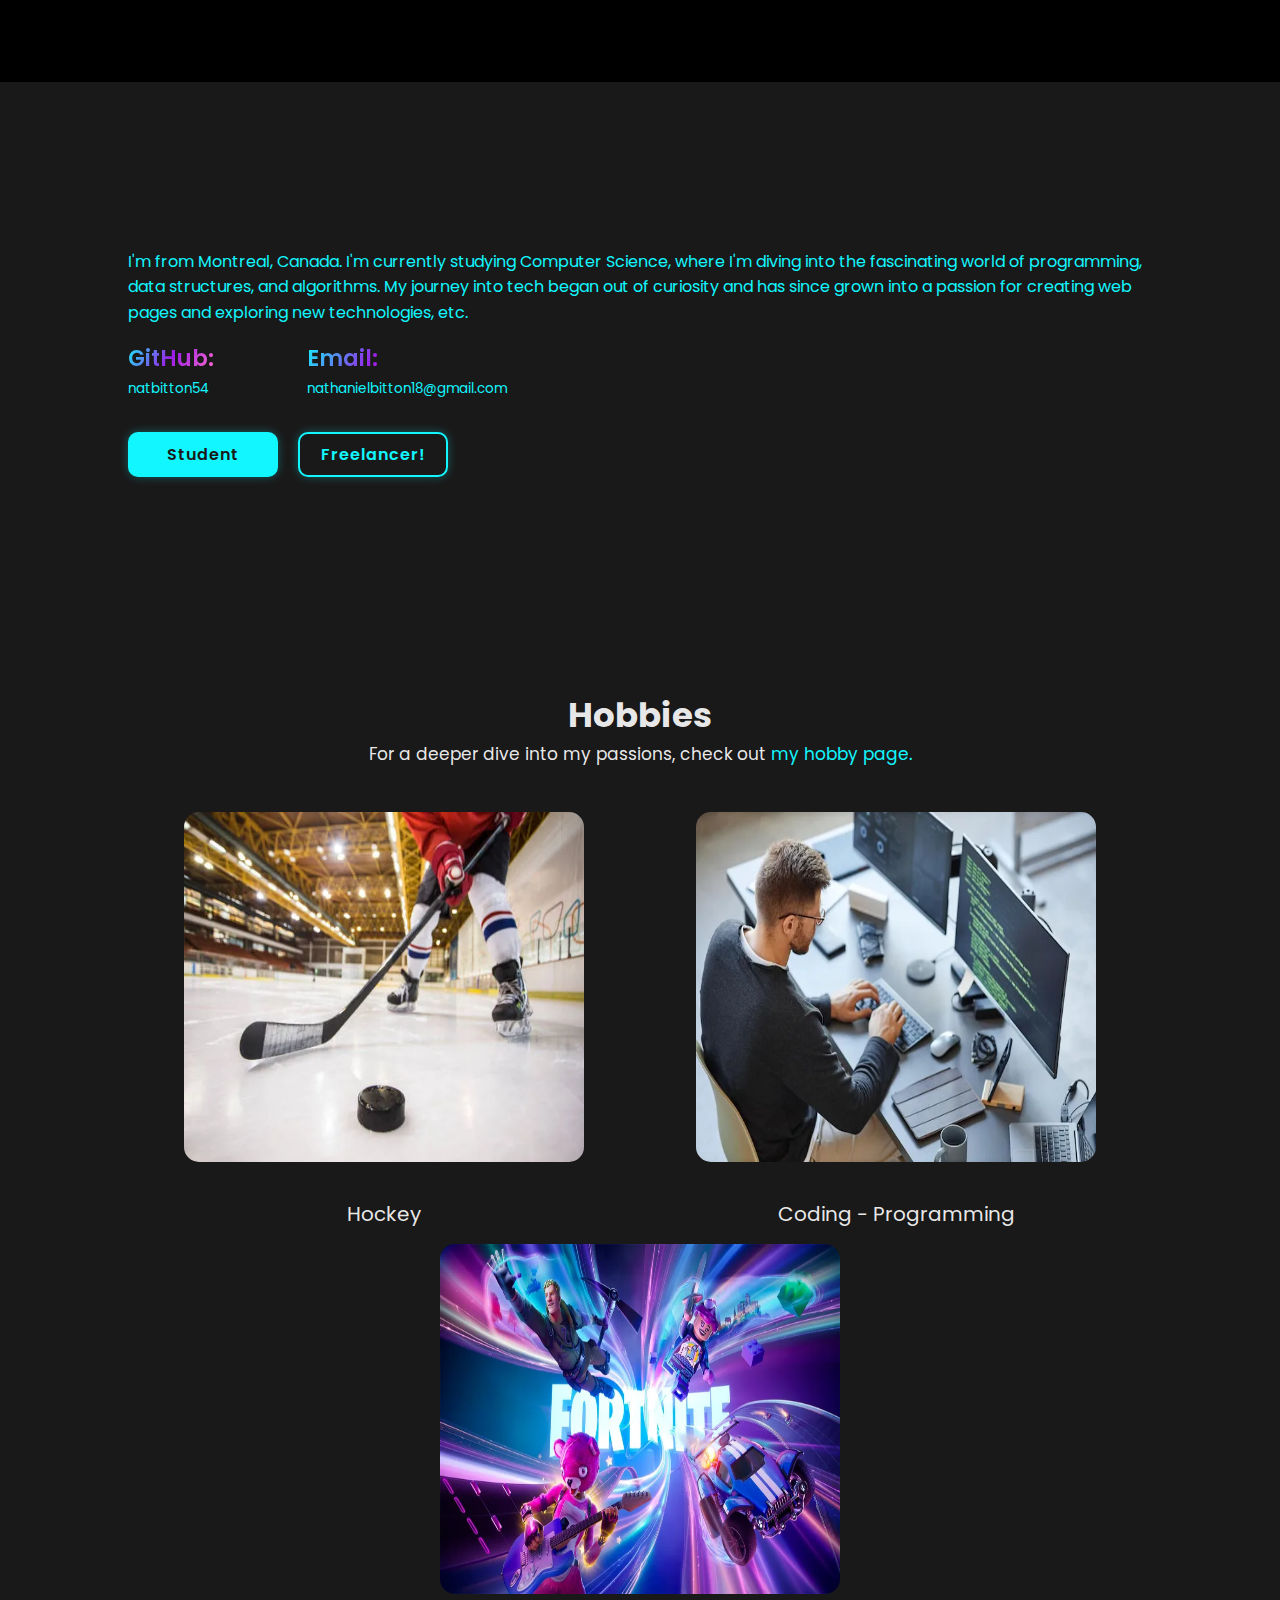
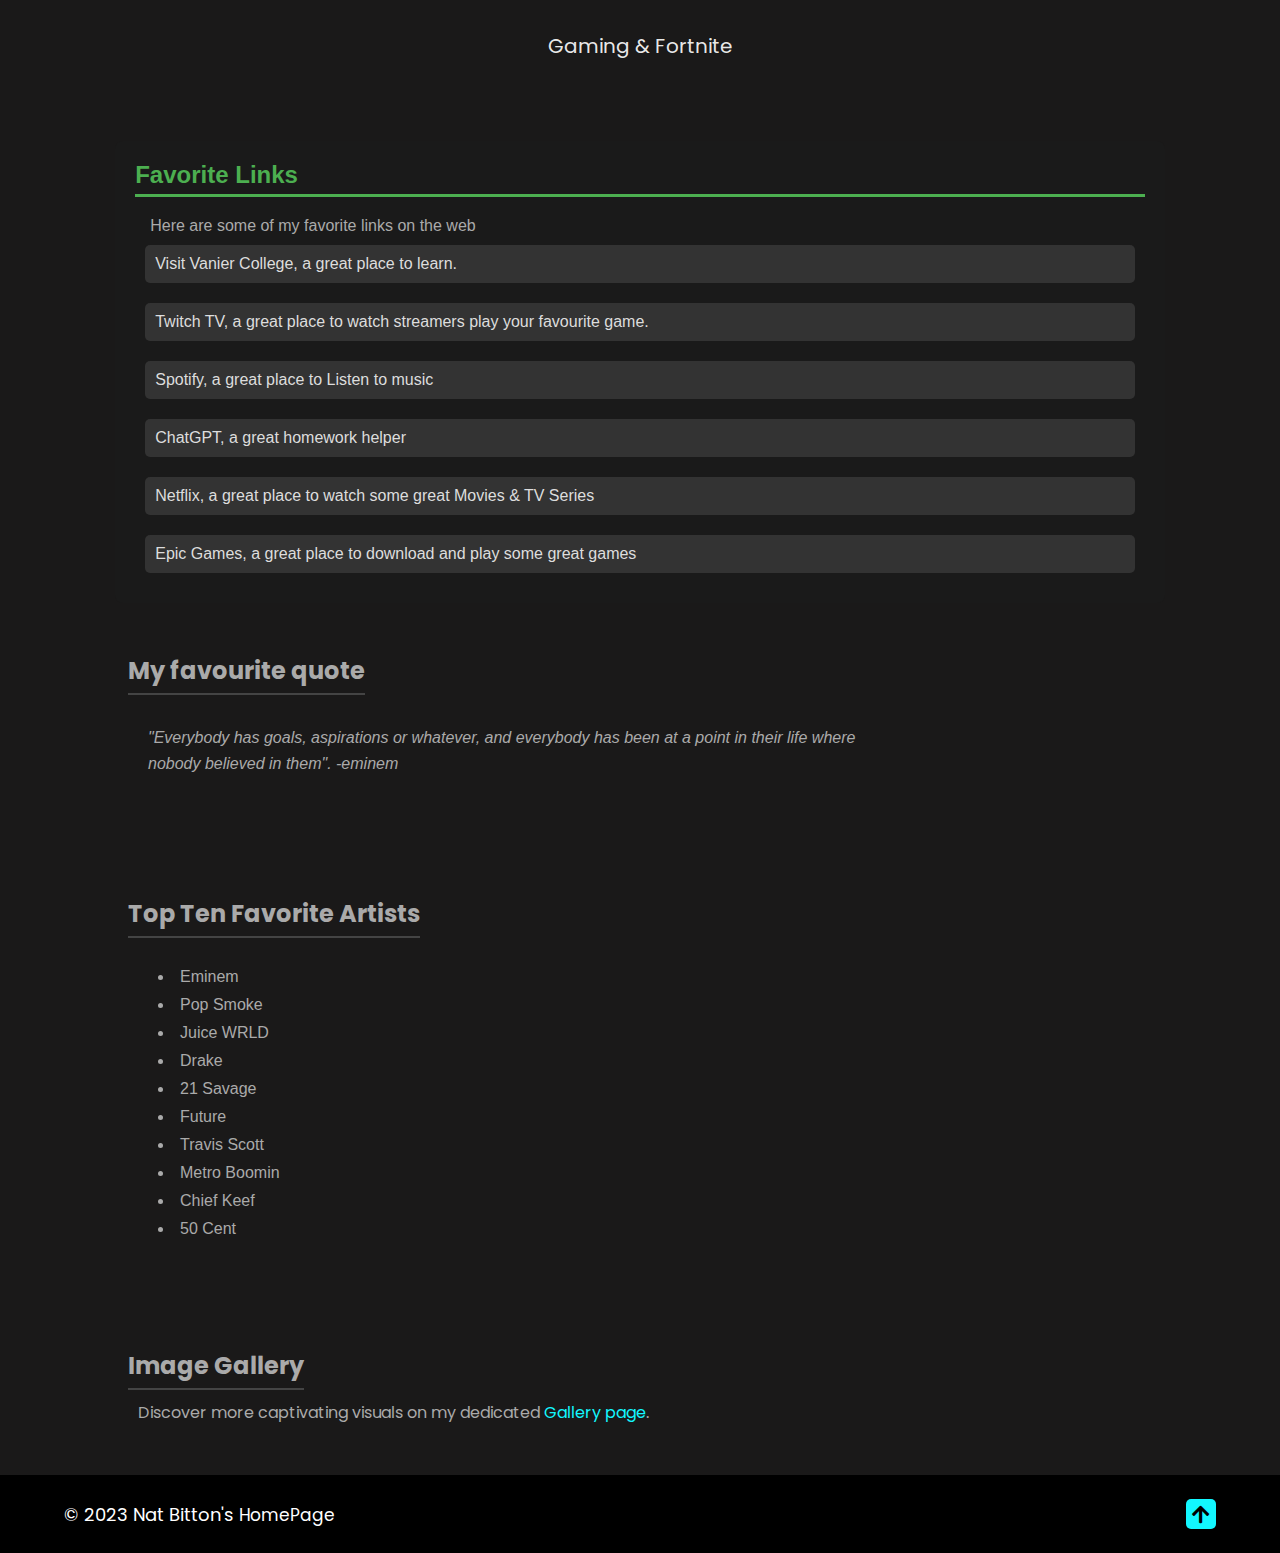
<file: index.html>
<!DOCTYPE html>
<html lang="en">

<head>
    <meta charset="UTF-8">
    <meta name="viewport" content="width=device-width, initial-scale=1.0">
    <title>Nat Bitton's Homepage</title>
    <link rel="stylesheet" href="styles.css">
    <link  rel="icon" type="image/png" sizes="128x128" href="./img/fav-icon.jpg">
    <link rel="stylesheet" href="https://cdnjs.cloudflare.com/ajax/libs/font-awesome/5.15.4/css/all.min.css">
    <!-- -------------------------------------------------------
     Assignment 1
     Written by: Your Name (6205857)
     For “Internet Programming” Section 00001 – Fall 2023
     -------------------------------------------------------- -->
</head>

<body>
    <!-- navigation bar -->
    <header>
        <!-- Logo and home link -->
        <div class="logo">
            <h1><a href="/index.html">Nat Bitton</a></h1>
        </div>
        <!-- Navigation menu -->
        <nav class="nav">
            <ul class="navlist">
                <li><a href="index.html">Home</a></li>
                <li><a href="#hobbies">Hobbies</a></li>
                <li><a href="#favorite-links">Links</a></li>
                <li><a href="#quote">Quote</a></li>
                <li><a href="#top-ten-list">Artists</a></li>
                <li><a href="#top-ten-list">Gallery</a></li>
            </ul>
        </nav>
    </header>

    <!-- Main content area -->
    <main>
        <!-- Personal information section -->
        <section id="personal-info">
            <div class="personal-info-content">
                <h1 class="logo">
                    Hello! My name is Nat Bitton
                </h1>
                <div class="personal-info-text">
                    <h3 class="logo">And I'm a self taught Frontend Developer</h3>
                </div>
                <p class="personal-info-desc">
                    I'm from Montreal, Canada. I'm currently studying Computer Science,
                    where I'm
                    diving into the fascinating world of programming, data structures, and algorithms. My journey into
                    tech
                    began out of
                    curiosity and has since grown into a passion for creating web pages and exploring new technologies,
                    etc.
                </p>
                <div class="info-box">
                    <div class="github-info">
                        <h5>GitHub: </h5>
                        <span><a href="https://github.com/natbitton54" target="_blank">natbitton54</a></span>
                    </div>

                    <div class="email-info">
                        <h5>Email: </h5>
                        <span>
                            <a href="https://mail.google.com/mail/?view=cm&fs=1&to=nathanielbitton16@gmail.com"
                                target="_blank">nathanielbitton18@gmail.com</a>
                        </span>
                    </div>
                </div>

                <div class="btn-boxs">
                    <a href="https://www.vaniercollege.qc.ca/computer-science-technology/" target="_blank"
                        class="btn ">Student</a>
                    <a href="#" class="btn" id="btn-home">Freelancer!</a>
                </div>
            </div>
            <div class="img-container">
                <img src="/img/programming-code.png" alt="programming-cs">
            </div>
        </section>

        <!-- Hobbies section with image gallery -->
        <section id="hobbies">
            <div class="hobby-conatiner">
                <h2>Hobbies</h2>
                <p>For a deeper dive into my passions, check out <a href="hobbies.html">my hobby page.</a></p>
            </div>

            <div>
                <div class="img-row">
                    <div class="img-contain">
                        <img src="./img/ice-hockey.jpg" alt="hockey" title="Hockey">
                        <p>Hockey</p>
                    </div>
                    <div class="img-contain">
                        <img src="./img/coding.jpg" alt="coding" title="Coding">
                        <p>Coding - Programming</p>
                    </div>
                    <div class="img-contain">
                        <img src="./img/fortnite.webp" alt="fortnite" title="Fortnite">
                        <p>Gaming & Fortnite</p>

                    </div>
                </div>
            </div>
        </section>

        <!-- Favorite links section -->
        <section id="favorite-links">
            <h2>Favorite Links</h2>
            <p>Here are some of my favorite links on the web</p>
            <ul>
                <a target="_blank" href="https://www.vaniercollege.qc.ca/computer-science-technology/">
                    <li>Visit Vanier College, a great place to learn.</li>
                </a>
                <a target="_blank" href="https://www.twitch.tv/">
                    <li>Twitch TV, a great place to watch streamers play your favourite game.</li>
                </a>
                <a target="_blank" href="https://open.spotify.com/?">
                    <li>Spotify, a great place to Listen to music</li>
                </a>
                <a target="_blank" href="https://chat.openai.com/">
                    <li>ChatGPT, a great homework helper</li>
                </a>
                <a target="_blank" href="https://www.netflix.com/browse">
                    <li>Netflix, a great place to watch some great Movies & TV Series</li>
                </a>
                <a target="_blank" href="https://store.epicgames.com/en-US/">
                    <li>Epic Games, a great place to download and play some great games</li>
                </a>
            </ul>
        </section>

        <!-- Favorite quote section -->
        <section id="quote">
            <h2>My favourite quote</h2>
            <blockquote>
                "Everybody has goals, aspirations or whatever, and everybody has been at a point in their life where
                <br>nobody believed in them".
                <cite>-eminem</cite>
            </blockquote>
        </section>

        <!-- Top ten favorite artists list -->
        <section id="top-ten-list">
            <h2>Top Ten Favorite Artists</h2>
            <ol class="artist-list">
                <li>Eminem</li>
                <li>Pop Smoke</li>
                <li>Juice WRLD</li>
                <li>Drake</li>
                <li>21 Savage</li>
                <li>Future</li>
                <li>Travis Scott</li>
                <li>Metro Boomin</li>
                <li>Chief Keef</li>
                <li>50 Cent</li>
            </ol>
        </section>

        <!-- Image gallery section -->
        <section id="gallerys">
            <h2>Image Gallery</h2>
            <p class="gallery-text">Discover more captivating visuals on my dedicated <a href="image-gallery.html">Gallery page</a>.</p>
        </section>
    </main>

    <!-- Footer section with copyright and back to top link -->
    <footer>
        <small>&copy; 2023 Nat Bitton's <span><a href="index.html">HomePage</a></span></small>
        <a href="index.html"><i class="fas fa-arrow-up"></i></a>
    </footer>
</body>

</html>
</file>
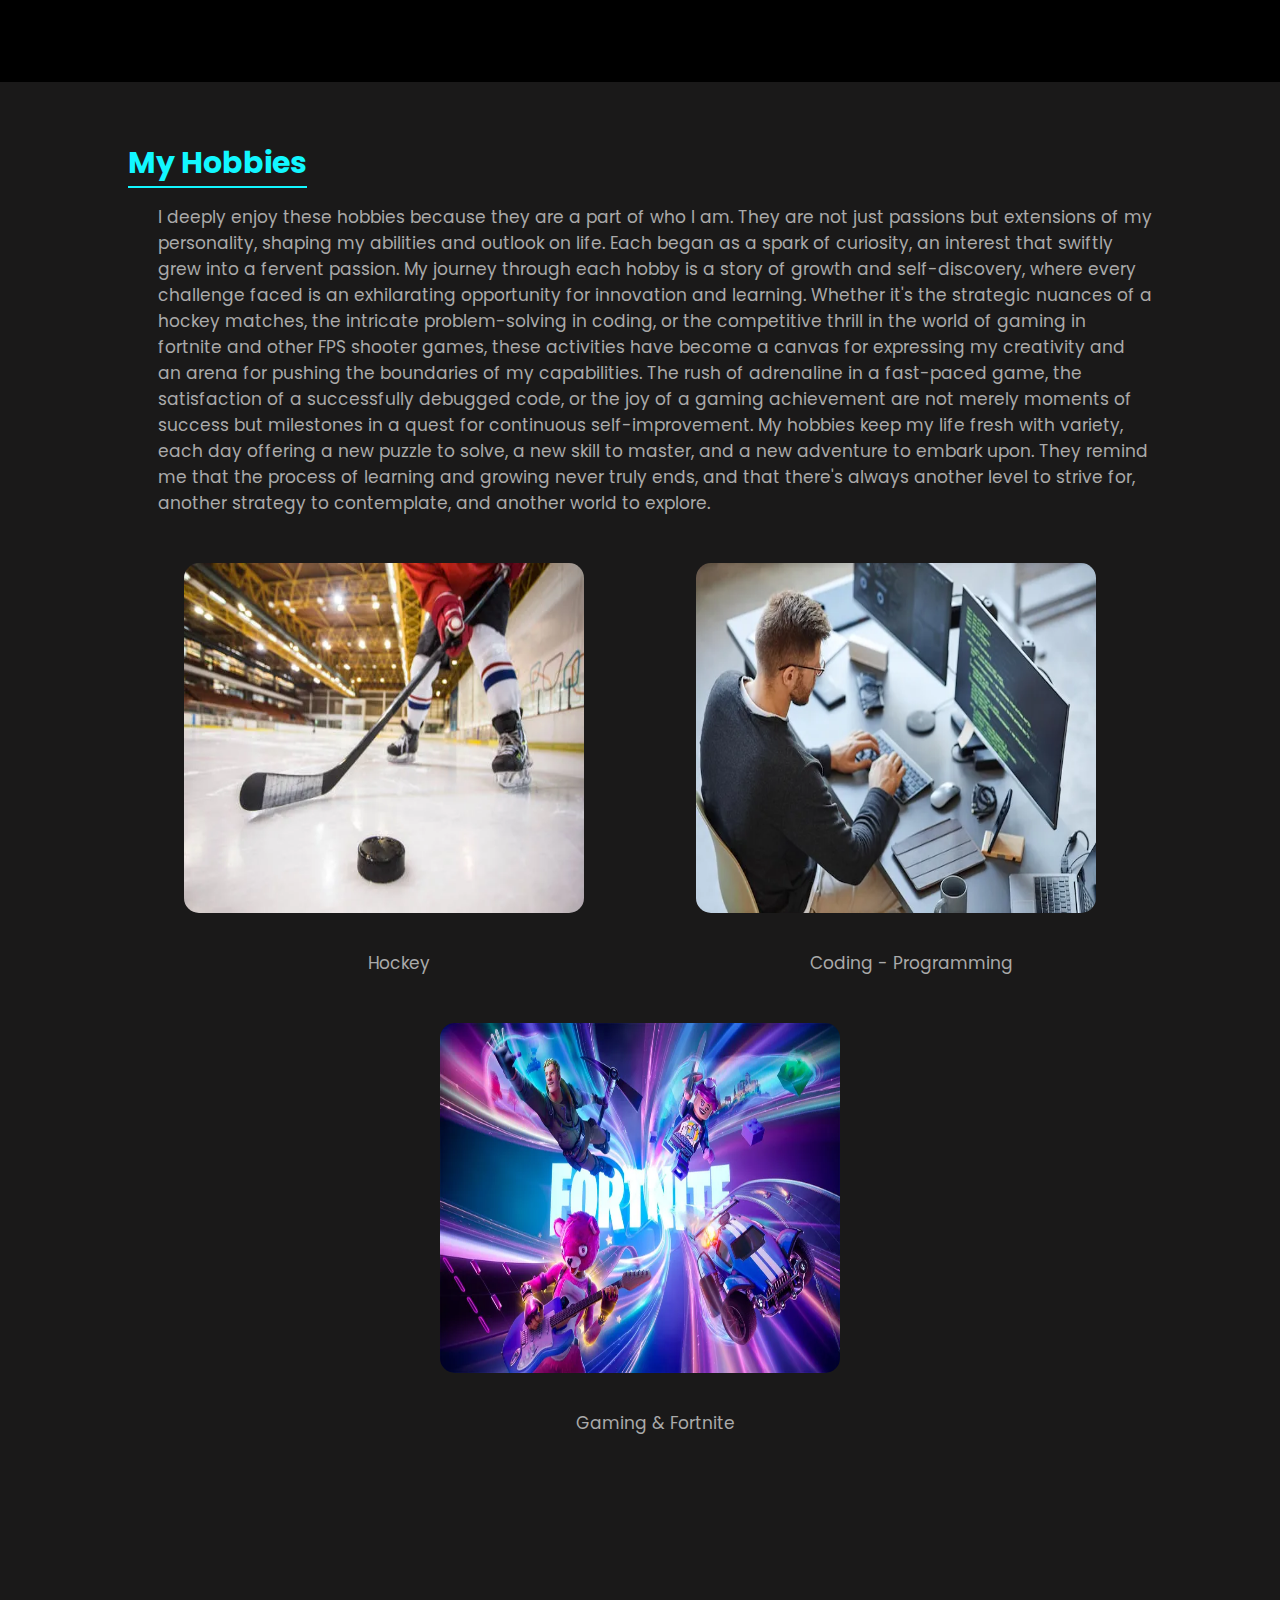
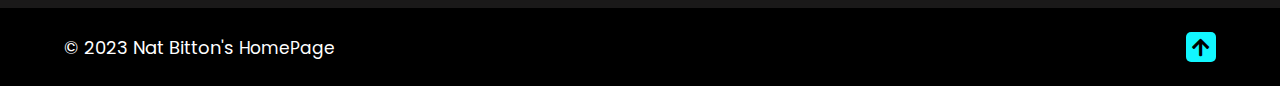
<file: hobbies.html>
<!DOCTYPE html>
<html lang="en">

<head>
    <meta charset="UTF-8">
    <meta name="viewport" content="width=device-width, initial-scale=1.0">
    <title>My Hobbies</title>
    <link rel="stylesheet" href="styles.css">
    <link rel="icon" type="image/png" sizes="128x128" href="./img/fav-icon.jpg">
    <link rel="stylesheet" href="https://cdnjs.cloudflare.com/ajax/libs/font-awesome/5.15.4/css/all.min.css">
    <!-- -------------------------------------------------------
     Assignment 1
     Written by: Your Name (Your Student ID)
     For “Internet Programming” Section XYZ – Fall 2023
     -------------------------------------------------------- -->
</head>

<body>
    <!-- navbar -->
    <header>
        <div class="logo">
            <h1><a href="/index.html">Nat Bitton</a></h1>
        </div>
        <nav>
            <ul class="navlist">
                <li><a href="index.html">Home</a></li>
                <li><a href="image-gallery.html">Gallery</a></li>
            </ul>
        </nav>
    </header>

    <!-- hobby sections information-->
    <section id="hobby">
        <h1>My Hobbies</h1>
        <p>
            I deeply enjoy these hobbies because they are a part of who I am. They are not just passions but extensions of my
            personality, shaping my abilities and outlook on life. Each began as a spark of curiosity, an interest
            that swiftly grew into a fervent passion. My journey through each hobby is a story of growth and self-discovery,
            where every challenge faced is an exhilarating opportunity for innovation and learning. Whether it's the strategic
            nuances of a hockey matches, the intricate problem-solving in coding, or the competitive thrill in the world of
            gaming in fortnite and other FPS shooter games, these activities have become a canvas for expressing my creativity
            and an arena for pushing the boundaries of my capabilities. The rush of adrenaline in a fast-paced game,
            the satisfaction of a successfully debugged code, or the joy of a gaming achievement are not merely moments of success but 
            milestones in a quest for continuous self-improvement. My hobbies keep my life fresh with variety, each day offering a new puzzle 
            to solve, a new skill to master, and a new adventure to embark upon. They remind me that the process of 
            learning and growing never truly ends, and that there's always another level to strive for, another strategy to
            contemplate, and another world to explore.
        </p>


        <div>
            <!-- hobby section images -->
            <div class="img-row">
                <div class="img-contain">
                    <img src="./img/ice-hockey.jpg" alt="hockey" title="Hockey">
                    <p>Hockey</p>
                </div>
                <div class="img-contain">
                    <img src="./img/coding.jpg" alt="coding" title="Coding">
                    <p>Coding - Programming</p>
                </div>
                <div class="img-contain">
                    <img src="./img/fortnite.webp" alt="fortnite" title="Fortnite">
                    <p>Gaming & Fortnite</p>

                </div>
            </div>
        </div>
    </section>

    <!-- hobby footer -->
    <footer class="footer-hobby">
        <small>&copy; 2023 Nat Bitton's <span><a href="index.html">HomePage</a></span></small>
        <a href="hobbies.html"><i class="fas fa-arrow-up hobby-arrow-top"></i></a>
    </footer>
</body>

</html>
</file>
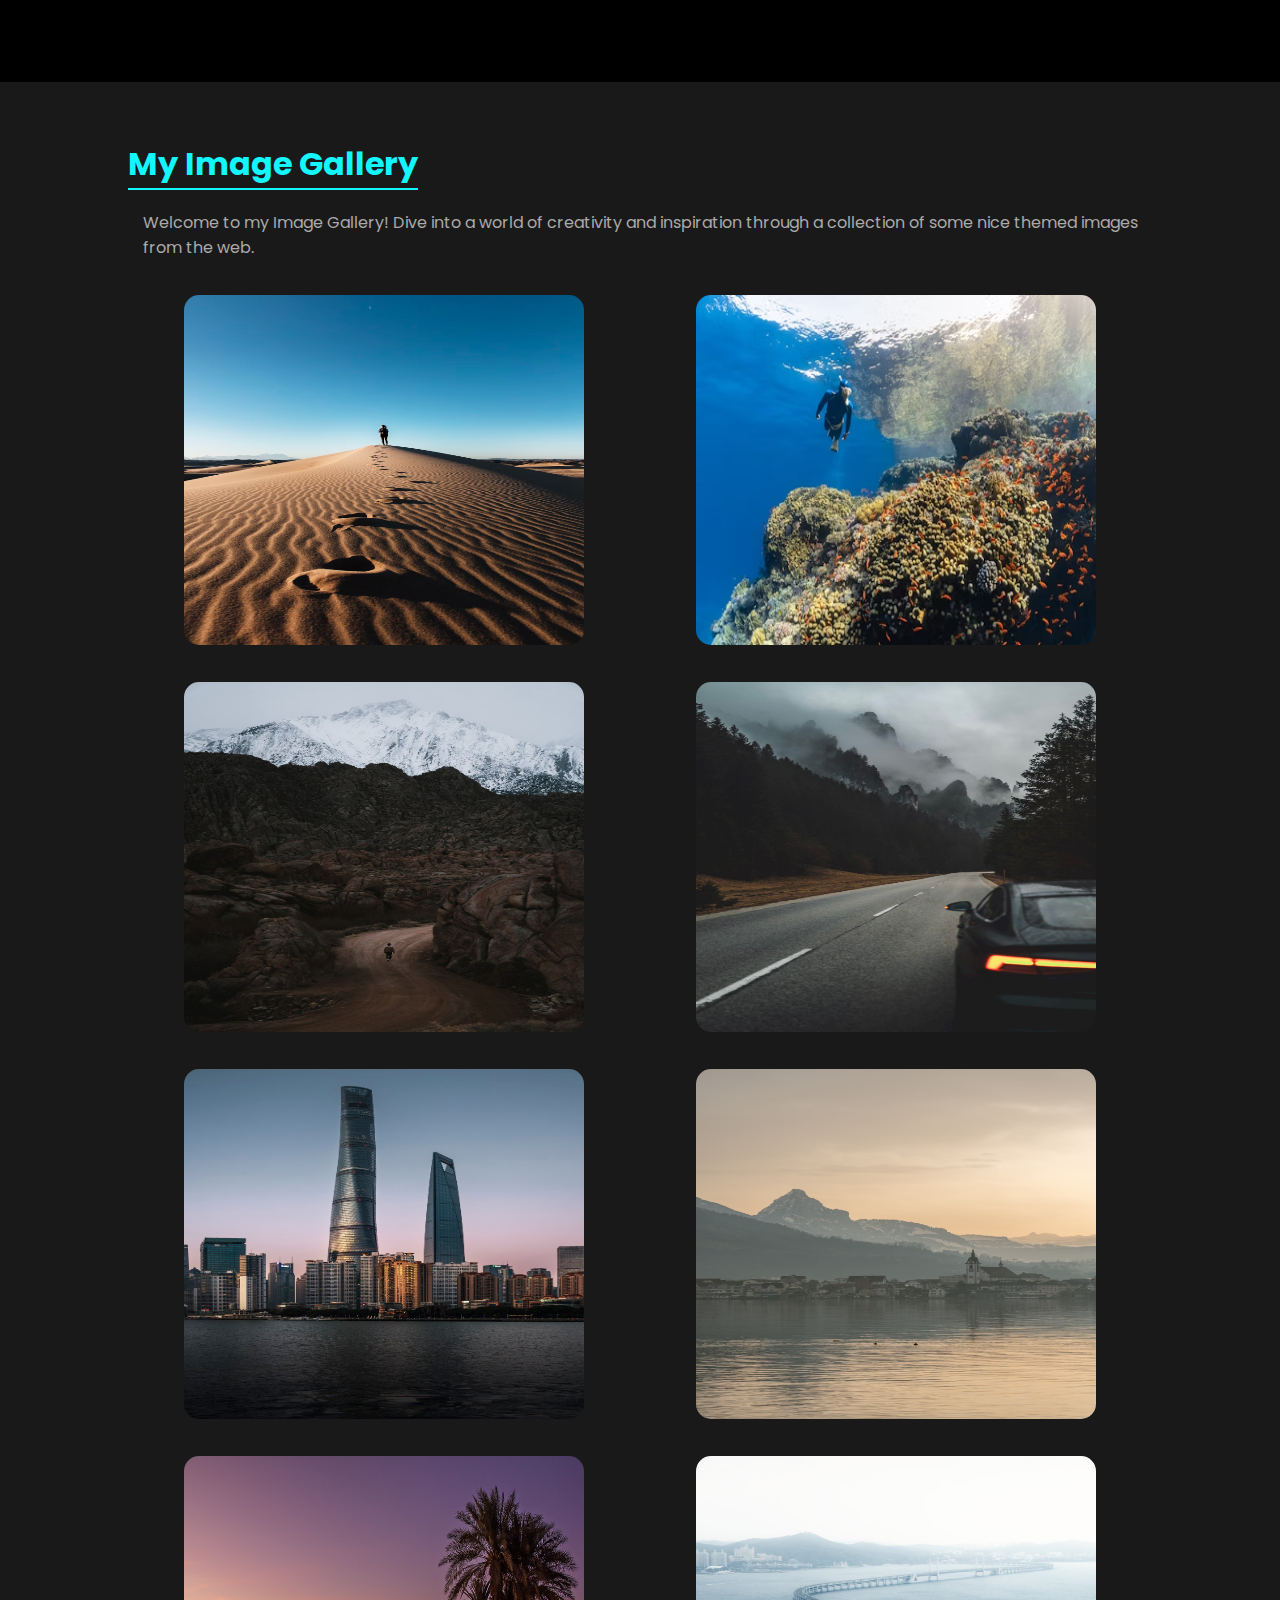
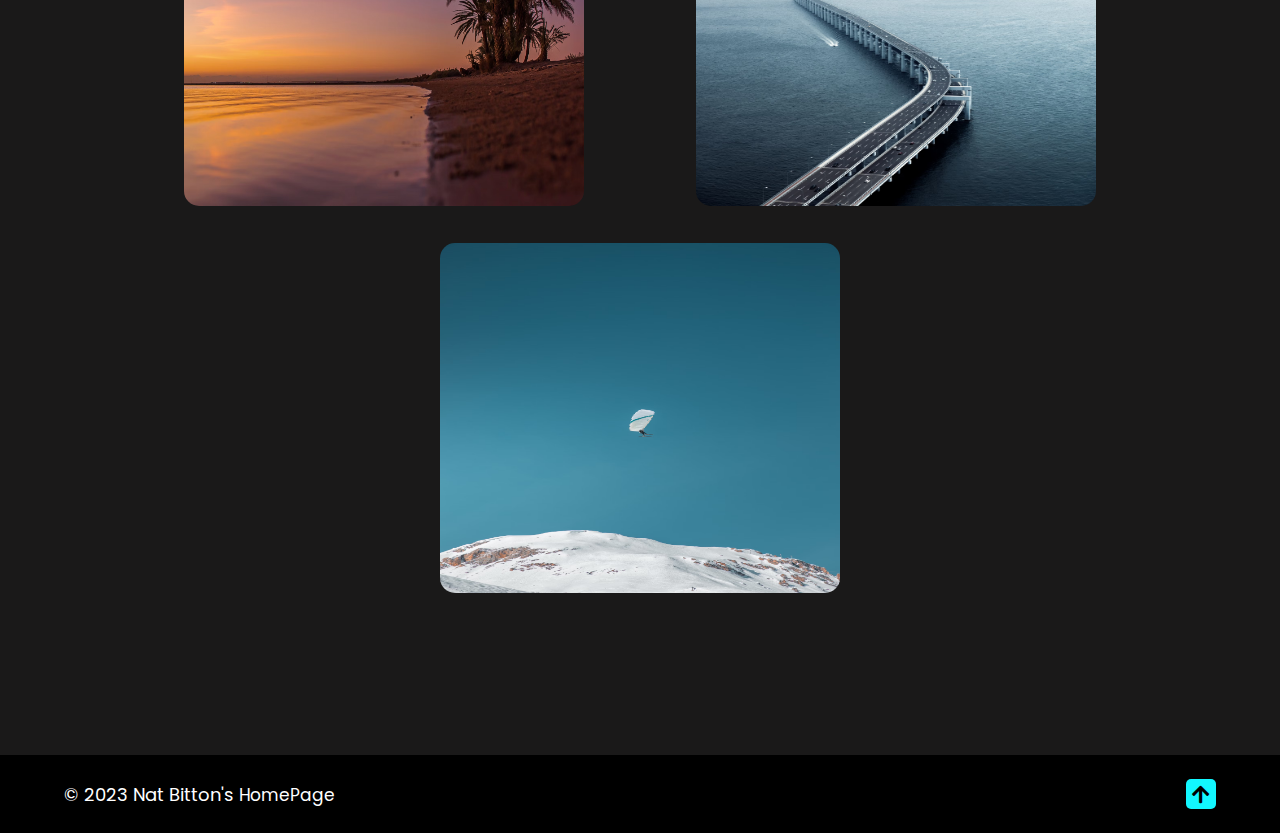
<file: image-gallery.html>
<!DOCTYPE html>
<html lang="en">

<head>
    <meta charset="UTF-8">
    <meta name="viewport" content="width=device-width, initial-scale=1.0">
    <link rel="icon" type="image/png" sizes="128x128" href="./img/fav-icon.jpg">
    <link rel="stylesheet" href="https://cdnjs.cloudflare.com/ajax/libs/font-awesome/5.15.4/css/all.min.css">
    <link rel="stylesheet" href="styles.css">
    <title>Image Gallery</title>
</head>

<!-- -------------------------------------------------------
     Assignment 1
     Written by: Your Name (6205857)
     For “Internet Programming” Section 00001 – Fall 2023
     -------------------------------------------------------- -->

<body>
    <!-- navbar -->
    <header>
        <div class="logo">
            <h1><a href="/index.html">Nat Bitton</a></h1>
        </div>
        <nav>
            <ul class="navlist">
                <li><a href="index.html">Home</a></li>
                <li><a href="hobbies.html">Hobbies</a></li>
            </ul>
        </nav>
    </header>

    <section id="gallery">
        <h1 class="gallery-h2">My Image Gallery</h1>
        <p>
            Welcome to my Image Gallery! Dive into a world of creativity and inspiration through a collection of some
            nice themed
            images from the web.
        </p>

        <div class="gallery-img">
            <!-- hobby section images -->
            <div class="img-row">
                <div class="img-contain">
                    <img src="./img/desert-view.png" alt="desert-view" title="Desert View" style="width: 400px;">
                </div>
                <div class="img-contain">
                    <img src="./img/sea-view.png" alt="sea-view" title="Sea View">
                </div>
                <div class="img-contain">
                    <img src="./img/montain-view.png" alt="montain-view" title="Montain View" style="width: 400px;">
                </div>
                <div class="img-contain">
                    <img src="./img/road-view.png" alt="road-view" title="Road View" style="width: 400px;">
                </div>
                <div class="img-contain">
                    <img src="./img/city-view.png" alt="city-view" title="City View" style="width: 400px;">
                </div>
                <div class="img-contain">
                    <img src="./img/town-view.png" alt="town-view" title="Town View" style="width: 400px;">
                </div>
                <div class="img-contain">
                    <img src="./img/beach-view.png" alt="beach-view" title="Beach View" style="width: 400px;">
                </div>
                <div class="img-contain">
                    <img src="./img/bridge-view.png" alt="bridge-view" title="Bridge View" style="width: 400px;">
                </div>
                <div class="img-contain">
                    <img src="./img/sky-view.png" alt="sky-view" title="Sky View" style="width: 400px;">
                </div>
            </div>
    </section>

    <!-- Footer section with copyright and back to top link -->
    <footer class="image-gallery-footer">
        <small>&copy; 2023 Nat Bitton's <span><a href="index.html">HomePage</a></span></small>
        <a href="image-gallery.html"><i class="fas fa-arrow-up"></i></a>
    </footer>
</body>

</html>
</file>
<file: styles.css>
@import url('https://fonts.googleapis.com/css2?family=Cinzel&family=Inter:wght@300;400&family=Poppins:wght@100;200;300;400;500;600;700;800;900&family=Raleway:wght@100;200;300;400;500;600;700;900&display=swap');
/*
     Assignment 1
     Written by: Your Name (6205857)
     For “Internet Programming” Section 00001 – Fall 2023
*/

/* global styles */
* {
    padding: 0;
    margin: 0;
    box-sizing: border-box;
    scroll-behavior: smooth;
    text-decoration: none;
}

/* Custom scrollbar styles */
::-webkit-scrollbar {
    height: 0;
    width: .5rem;
}

::-webkit-scrollbar-track {
    background-color: var(--secon-bg);
}

::-webkit-scrollbar-thumb {
    background-color: var(--hover-color);
    border-radius: 5rem;
}

/* CSS Variables for easy theming */
:root {
    --text-color: #f5f5f5f5;
    --hover-color: #12f7ff;
    --bg-color: #250821;
    --secon-bg: #292333;
    --bgs-color: rgb(26, 25, 25);
    --big-font: 2.5rem;
    --norma-font: 2rem;
    --neon-box-shadow: 0 0 10px rgba(18, 247, 255, 0.3);
    --h2-font: 3rem;
}

/* Base body styles */
body {
    font-family: "Poppins", sans-serif;
    background-color: var(--bgs-color);
    color: var(--text-color);
    overflow-x: hidden;
}

/* homepage css */

/* Header styles */
header {
    position: fixed;
    top: 0;
    left: 0;
    display: flex;
    align-items: center;
    border-bottom: 1px solid transparent;
    justify-content: space-between;
    max-width: 2024px;
    width: 100%;
    padding: 15px 10%;
    z-index: 1000;
    background-color: transparent;
    transition: background-color 0.3s ease;
}

/* Ensures header background is visible after scrolling */
header {
    background-color: #000;
}

/* Logo styles with gradient and animations */
.logo {
    display: flex;
    letter-spacing: 1px;
    background: linear-gradient(120deg, #12f7ff, #9c1de7, #ff6fcf);
    -webkit-background-clip: text;
    -webkit-text-fill-color: transparent;
    animation: slideAnimation 1s ease forwards;
    animation-delay: calc(.3s * var(--i));
    opacity: 0;
    font-size: 17px;
    cursor: pointer;
}

/* Navigation list styles */
.navlist {
    display: flex;
    align-items: center;
    justify-content: space-between;
    list-style: none;
}

/* Navigation link styles with hover effects */
.navlist a {
    margin-right: 15px;
    color: var(--text-color);
    font-weight: 500;
    font-size: 17px;
    background: linear-gradient(120deg, #12f7ff, #9c1de7, #ff6fcf);
    -webkit-background-clip: text;
    -webkit-text-fill-color: transparent;
    animation: 5s ease-in-out infinite;
    animation: slideAnimation 1s ease forwards;
    animation-delay: calc(.5s * var(--i));
    opacity: 0;
}

.navlist a:hover {
    color: var(--hover-color);
    text-shadow: 0 0 10px rgba(18, 247, 255, 0.6),
        0 0 20px rgba(18, 247, 255, 0.6),
        0 0 30px rgba(18, 247, 255, 0.6),
        0 0 40px rgba(18, 247, 255, 0.6),
        0 0 50px rgba(18, 247, 255, 0.6),
        0 0 60px rgba(18, 247, 255, 0.6),
        0 0 70px rgba(18, 247, 255, 0.6),
        0 0 80px rgba(18, 247, 255, 0.6),
        0 0 90px rgba(18, 247, 255, 0.6),
        0 0 100px rgba(18, 247, 255, 0.6),
        0 0 150px rgba(18, 247, 255, 0.6);
}

/* Section padding */
section {
    padding: 50px 10%;
}

/* Personal info section styles */
#personal-info {
    min-height: 60vh;
    max-width: 100%;
    display: grid;
    grid-template-columns: repeat(2, 1fr);
    align-items: center;
    grid-gap: 4em;
    margin-top: 50px;
}

/* Image container styles */
.personal-info-desc {
    font-weight: normal;
}

/* Personal info content styles */
.logo h1 {
    font-weight: bolder;
}

/* Text styles within personal info content */
.img-container img {
    border-radius: 50px;
    margin-top: 50px;
}

.personal-info-content {
    max-width: 6500px;
}

.personal-info-content h1 {
    font-size: var(--big-font);
    font-weight: 700;
}

.personal-info-text {
    font-size: var(--norma-font);
    font-weight: 600;
    font-style: italic;
}


.personal-inf-text h3 {
    display: inline-flex;
    margin: 0;
    vertical-align: top;
}

.personal-info-content p {
    color: var(--hover-color);
    line-height: 1.6;
}

.personal-info-content p:hover {
    background: linear-gradient(120deg, #12f7ff, #9c1de7, #ff6fcf);
    -webkit-background-clip: text;
    -webkit-text-fill-color: transparent;
    animation: 5s ease-in-out infinite;
    transition: 0.4s ease;
    cursor: default;
}

/* Info box styles for displaying personal info */
.info-box {
    display: flex;
    justify-content: space-between;
    align-items: center;
    width: 300px;
    margin: 1rem 0 2rem;
}

.info-box h5 {
    font-weight: 600;
    color: var(--text-color);
    font-size: 1.4rem;
    margin-right: 5.8rem;
    background: linear-gradient(120deg, #12f7ff, #9c1de7, #ff6fcf);
    -webkit-background-clip: text;
    -webkit-text-fill-color: transparent;
    animation: 5s ease-in-out infinite;
}

.info-box span {
    font-size: 0.9rem;
    color: var(--hover-color);
    margin-right: 30px;
    font-size: 13.5px;
    position: relative;
    transition: color 0.3s ease;
}

.info-box a {
    color: var(--hover-color);
    text-decoration: none;
    transition: color 0.3s ease;
}

.info-box a:hover {
    text-decoration: underline;
}

.info-box span:before {
    content: "";
    position: absolute;
    width: 100%;
    height: 1px;
    bottom: -3px;
    left: 0;
    background-color: var(--hover-color);
    visibility: hidden;
    transform: scaleX(0);
    transition: all 0.3s ease;
}

.info-box span:hover:before {
    visibility: visible;
    transform: scaleX(1);
}


/* Button box styles */
.btn-box,
.btn-boxs {
    display: flex;
    justify-content: space-between;
    width: 320px;
    height: 45px;
}

/* Styles for individual buttons */
.btn-box .btn,
.btn-boxs .btn {
    display: flex;
    justify-content: center;
    align-items: center;
    width: 150px;
    height: 100%;
    background: var(--hover-color);
    color: var(--bgs-color);
    font-size: 1rem;
    letter-spacing: 1px;
    font-weight: 600;
    transition: .6s;
    box-shadow: var(--neon-box-shadow);
    border-radius: 10px;
    position: relative;
    overflow: hidden;
    z-index: 1;
    border: 2px solid var(--hover-color);
}

.btn:hover {
    color: var(--hover-color);
}

.btn::before {
    content: '';
    position: absolute;
    top: 0;
    left: 0;
    background: var(--bgs-color);
    width: 0;
    height: 100%;
    z-index: -1;
    transition: .4s;
}

.btn:hover::before {
    width: 100%;
}

.btn:nth-child(2) {
    background: var(--bgs-color);
    color: var(--hover-color);
}

.btn:nth-child(2):hover {
    color: var(--bgs-color);
}

.btn:nth-child(2)::before {
    background: var(--hover-color);
}

/* hobby section page css */
#hobbies {
    margin-bottom: 30px;
}

/* Styles for the image row in hobbies section  in homepage, hobby page and gallery */
.img-row {
    display: flex;
    justify-content: space-around;
    align-items: center;
    flex-wrap: wrap;
    margin-top: 20px;
}

.img-row img {
    width: 100%;
    margin: 15px;
    max-width: 400px;
    height: 350px;
    border-radius: 15px;
}

/* Container styles for each hobby */
.hobby-conatiner {
    text-align: center;
    margin-top: 50px;
}

.hobby-conatiner h2 {
    font-size: 34px;
}

.hobby-conatiner p {
    font-size: 17px;
    margin-bottom: 30px;
}

.hobby-conatiner a {
    color: #12f7ff;
}

.hobby-conatiner a:hover {
    text-decoration: underline;
}

.hobby-conatiner a:active {
    color: #fff;
}

/* Styles for the image container within the hobbies */
.img-contain {
    cursor: pointer;
}

.img-contain p {
    text-align: center;
    font-size: 20px;
    margin-top: 15px;
}

.img-contain p:hover {
    text-decoration: underline;
    color: #12f7ff;
}

.img-contain img:hover {
    transform: scale(1.1);
    transition: transform 0.3s ease;
    animation: rainbowRave 3s linear infinite;
}

/* fav links css */
/* Styles for favorite links section */
#favorite-links {
    font-family: 'Arial', sans-serif;
    color: #fff;
    background-color: #1a1a1a;
    padding: 20px;
    border-radius: 8px;
    width: 82%;
    margin: auto;
}

#favorite-links p {
    margin-left: 15px;
    color: #aaa;
}

#favorite-links h2 {
    color: #4CAF50;
    /* Gives the title a greenish hue */
    border-bottom: 3px solid #4CAF50;
    /* Matches the underline with the text color */
    display: block;
    margin-bottom: 20px;
    padding-bottom: 5px;
    font-size: 1.5em;
}

#favorite-links li {
    list-style: none;
    background-color: #333;
    /* Gives a darker background to each list item */
    padding: 10px;
    border-radius: 5px;
    /* Rounds the corners of the list item backgrounds */
    transition: background-color 0.3s ease;
    /* Smooth transition for hover effect */
}

#favorite-links a {
    display: block;
    padding: 10px;
    color: #ddd;
    text-decoration: none;
    width: 100%;
    /* Ensure the link takes up the full width */
    box-sizing: border-box;
    /* Include padding in the width */
}

#favorite-links a:hover {
    color: #4CAF50;
    /* Changes link color on hover/focus for interactivity */
    text-decoration: underline;
    /* Adds underline on hover/focus for clarity */
}

#favorite-links li:hover {
    background-color: #444;
    /* Darkens the list item on hover for a subtle effect */
}

/* fav quotes css */
#quote h2 {
    color: #aaa;
    border-bottom: 2px solid #444;
    display: inline-block;
    margin-bottom: 10px;
    padding-bottom: 5px;
}

/* Styles for blockquotes in favorite quotes section */
blockquote {
    font-family: 'Arial', sans-serif;
    font-style: italic;
    margin: 20px 0;
    position: relative;
    line-height: 1.6;
    color: #aaa;
    margin-left: 20px;
}

/* fav artist css */
/* Styles for the list of artists */
.artist-list {
    margin-top: 20px;
    padding-left: 0;
    list-style-position: inside;
    list-style-type: disc;
    font-family: 'Arial', sans-serif;
    color: #aaa;
}

.artist-list li {
    margin-bottom: 10px;
    position: relative;
    padding-left: 30px;
}

#top-ten-list h2 {
    color: #aaa;
    border-bottom: 2px solid #444;
    display: inline-block;
    margin-bottom: 10px;
    padding-bottom: 5px;
}

.artist-list li:hover {
    cursor: pointer;
}

/* image gallery */
/* Gallery styles */
#gallerys h2 {
    color: #aaa;
    border-bottom: 2px solid #444;
    display: inline-block;
    margin-bottom: 10px;
    padding-bottom: 5px;
}

.gallery-text {
    color: #aaa;
    margin-left: 10px;
}

.gallery-text a {
    color: #12f7ff;
}


/* footer */
/* Footer styles */
footer {
    padding: 1.5rem 5%;
    display: flex;
    align-items: center;
    justify-content: space-between;
    flex-wrap: wrap;
    background-color: #000;
}

footer small {
    font-size: 18px;
    color: #fff;
}

footer a {
    font-size: 17px;
    color: #fff;
}

footer a:hover {
    text-decoration: underline;
    color: #12f7ff;
}

.fa-arrow-up {
    color: #000;
    /* Icon color */
    background-color: #12f7ff;
    /* Background color */
    width: 30px;
    /* Width of the icon container */
    height: 30px;
    /* Height of the icon container */
    font-size: 20px;
    /* Size of the icon itself */
    border-radius: 5px;
    /* Rounded corners (half of width/height for circle) */
    padding: 6px;
    /* Optional padding around the icon */
}

.fa-arrow-up:hover {
    background-color: #fff;
}

.fa-arrow-up:active {
    animation: rainbowRave 3s linear infinite;
}

/* my hobbies.html page css */
#hobby {
    padding: 140px 10%;
}

#hobby h1 {
    color: var(--hover-color);
    font-size: 30px;
    margin-bottom: 1rem;
    display: inline-block;
    border-bottom: 2px solid #12f7ff;
}

#hobby p {
    margin-bottom: 2rem;
    color: #aaa;
    margin-left: 30px;
    font-size: 17px;
}

#hobby p:active {
    color: #fff;
}

/* my image gallery html page */
.image-gallery-footer {
    width: 100%;
}

#gallery {
    padding: 140px 10%;
}

.gallery-h2 {
    display: inline-block;
    border-bottom: 2px solid #12f7ff;
    color: #12f7ff;
}

#gallery p {
    margin-top: 20px;
    margin-left: 15px;

    color: #aaa;
}

#gallery p:active {
    color: #fff;
}  

/* media query for responsiveness on smaller screens*/
@media screen and (max-width: 1300px) {
    .img-container {
        display: none;
    }

    #personal-info {
        padding: 60px 10%;
        display: flex;
    }
}

@media screen and (max-width: 828px) {

    /* Adjusts the base layout and typography for smaller screens */
    body,
    section,
    .personal-info-content,
    .info-box,
    .btn-box,
    .btn-boxs,
    .navlist,
    header {
        padding: 5%;
        /* Reduces padding */
    }
    

    #personal-info {
        padding: 180px 0;
    }

    /* Ensures images are fully responsive */
    img,
    .img-contain img {
        max-width: 100%;
        height: auto;
        margin: auto;
        margin-top: 20px;
    }

    .img-contain img:hover {
        transform: scale(1);
    }


    /* Adjusts navigation for smaller screens */
    .navlist {
        flex-direction: column;
        align-items: center;
        display: block;
    }

    .logo h1 {
        font-size: 24px;
    }

    .navlist a {
        margin: 5px 0;
        /* Adds space between nav items */
        font-size: 18px;
        /* Adjusts font size for better readability */
    }

    /* Header layout adjustment */
    header {
        flex-direction: column;
    }

    /* Content and buttons adjustment */
    .personal-info-content,
    .info-box,
    .btn-box,
    .btn-boxs {
        display: block;
        /* Stacks elements vertically */
        width: 100%;
        /* Uses full available width */
    }

    .btn,
    .info-box a,
    footer a {
        padding: 20px;
        /* Increases padding for easier interaction */
        margin: 10px 0;
        /* Adds more space around interactive elements */
    }

    /* Adjusts font sizes for readability */
    h1,
    h2,
    h3,
    p {
        font-size: 14px;
        /* Decreases font size for text elements */
    }

    /* Adjusts sections and containers for a single-column layout */
    #personal-info,
    .img-row {
        display: flex;
        flex-direction: column;
        align-items: center;
    }

    footer {
        border-top: 1px solid #000;
        width: 100%;
        background-color: #1a1a1a;
        padding: 0;
        display: flex;
        flex-direction: column;
    }

    footer small {
        margin-top: 20px;
    }
}


/* Animation keyframes */
@keyframes rainbowRave {
    0% {
        box-shadow: 2px 5px 25px #FF0000;
    }

    /* Red */
    17% {
        box-shadow: 2px 5px 25px #FFA500;
    }

    /* Orange */
    34% {
        box-shadow: 2px 5px 25px #FFFF00;
    }

    /* Yellow */
    51% {
        box-shadow: 2px 5px 25px #008000;
    }

    /* Green */
    68% {
        box-shadow: 2px 5px 25px #0000FF;
    }

    /* Blue */
    85% {
        box-shadow: 2px 5px 25px #4B0082;
    }

    /* Indigo */
    100% {
        box-shadow: 2px 5px 25px #EE82EE;
    }

    /* Violet */
}

/* Other keyframes animations... */
@keyframes morph {

    0%,
    100% {
        border-radius: 40% 60% 70% 30% / 40% 40% 60% 50%;
    }

    30% {
        border-radius: 70% 30% 50% 50% / 30% 30% 70% 70%;
    }

    60% {
        border-radius: 100% 60% 60% 100% / 100% 100% 60% 60%;
    }

    80% {
        border-radius: 69% 31% 66% 34% / 21% 30% 70% 79%;
    }
}

@keyframes html {
    0% {
        width: 0%;
    }

    100% {
        width: 100%;
    }
}

@keyframes css {
    0% {
        width: 0%;
    }

    100% {
        width: 85%;
    }
}

@keyframes javascript {
    0% {
        width: 0%;
    }

    100% {
        width: 80%;
    }
}

@keyframes react {
    0% {
        width: 0%;
    }

    100% {
        width: 85%;
    }
}

@keyframes firebase {
    0% {
        width: 0%;
    }

    100% {
        width: 60%;
    }
}

@keyframes glow {
    0% {
        background-color: var(--bg-color);
        box-shadow: none;
    }

    100% {
        background: var(--hover-color);

        box-shadow: var(--neon-box-shadow);
    }
}


@keyframes dropdown {
    from {
        opacity: 0;
        transform: translateY(-10px);
    }

    to {
        opacity: 1;
        transform: translateY(0);
    }
}

@keyframes slideAnimation {
    0% {
        opacity: 0;
        transform: translateY(100px);
    }

    100% {
        opacity: 1;
        transform: translateY(0);
    }
}
</file>
